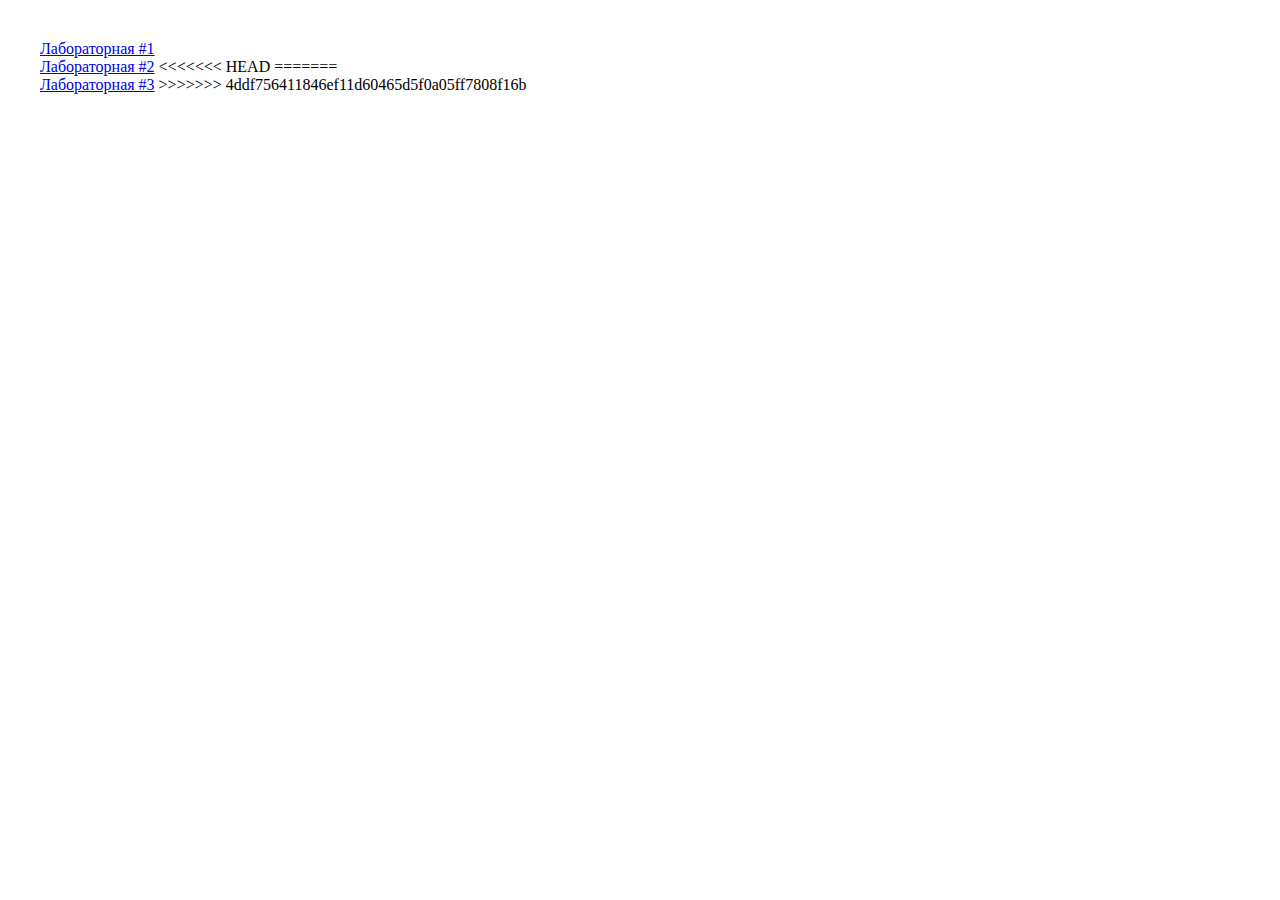
<file: index.html>
<!DOCTYPE html>
<html lang="en">

<head>
    <meta charset="UTF-8">
    <meta http-equiv="X-UA-Compatible" content="IE=edge">
    <meta name="viewport" content="width=device-width, initial-scale=1.0">
    <title>Document</title>
</head>

<body style="margin: 40px">
    <a href="./lab1/">Лабораторная #1</a>
    <br>
    <a href="./lab2/">Лабораторная #2</a>
<<<<<<< HEAD
=======
    <br>
    <a href="./lab3/">Лабораторная #3</a>
>>>>>>> 4ddf756411846ef11d60465d5f0a05ff7808f16b
</body>

</html>
</file>
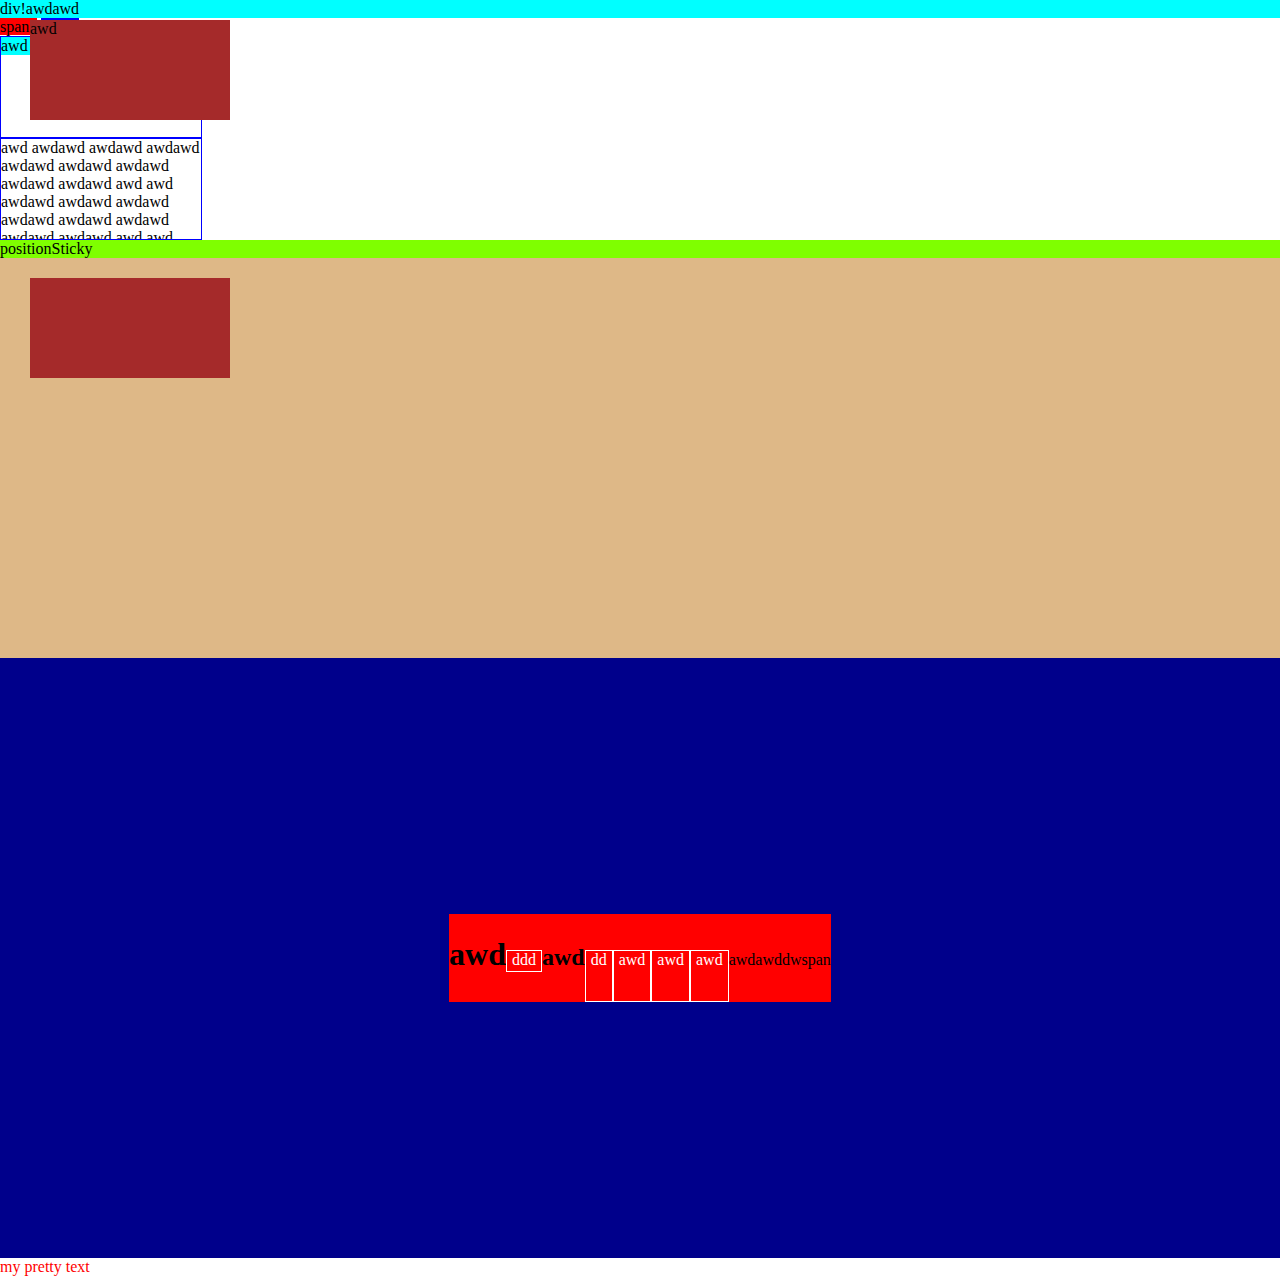
<file: example/index.html>
<!DOCTYPE html>
<html lang="en">

<head>
    <meta charset="UTF-8">
    <meta http-equiv="X-UA-Compatible" content="IE=edge">
    <meta name="viewport" content="width=device-width, initial-scale=1.0">
    <link rel="stylesheet" href="./index.css">
    <title>Document</title>
</head>

<body>
    <div class="divClass">
        div!awdawd
    </div>
    <span style="background-color: red;">span1</span>
    <span style="background-color: blue;">span2</span>
    <div class="overflowTest">
        <div style="width: 400px; background-color: aqua;">awd</div>
    </div>
    <div class="overflowTest">
        awd awdawd awdawd awdawd awdawd awdawd awdawd awdawd awdawd awd awd awdawd awdawd awdawd awdawd awdawd awdawd awdawd awdawd awd awd awdawd awdawd awdawd awdawd awdawd awdawd awdawd awdawd awd
    </div>
    <div class="positionSticky">
        positionSticky
    </div>
    <div class="position1">
        awd
    </div>
    <div class="position2">

        <div class="position1">

        </div>
    </div>
    <div class="flexWrapper">
        <div class="flexContainer">
            <h1>
                awd
            </h1>
            <div class="flexContainer-flexItem flexContainer-flexItem_small" style="">
                ddd
            </div>
            <h2>
                awd
            </h2>
            <div class="flexContainer-flexItem" style="">
                dd
            </div>

            <div class="flexContainer-flexItem">
                awd
            </div>
            <div class="flexContainer-flexItem">
                awd
            </div>
            <div class="flexContainer-flexItem">
                awd
            </div>
            <span>awdawddwspan</span>
        </div>
    </div>
    <div class="prettyText">
        my pretty text
    </div>
</body>

</html>
</file>
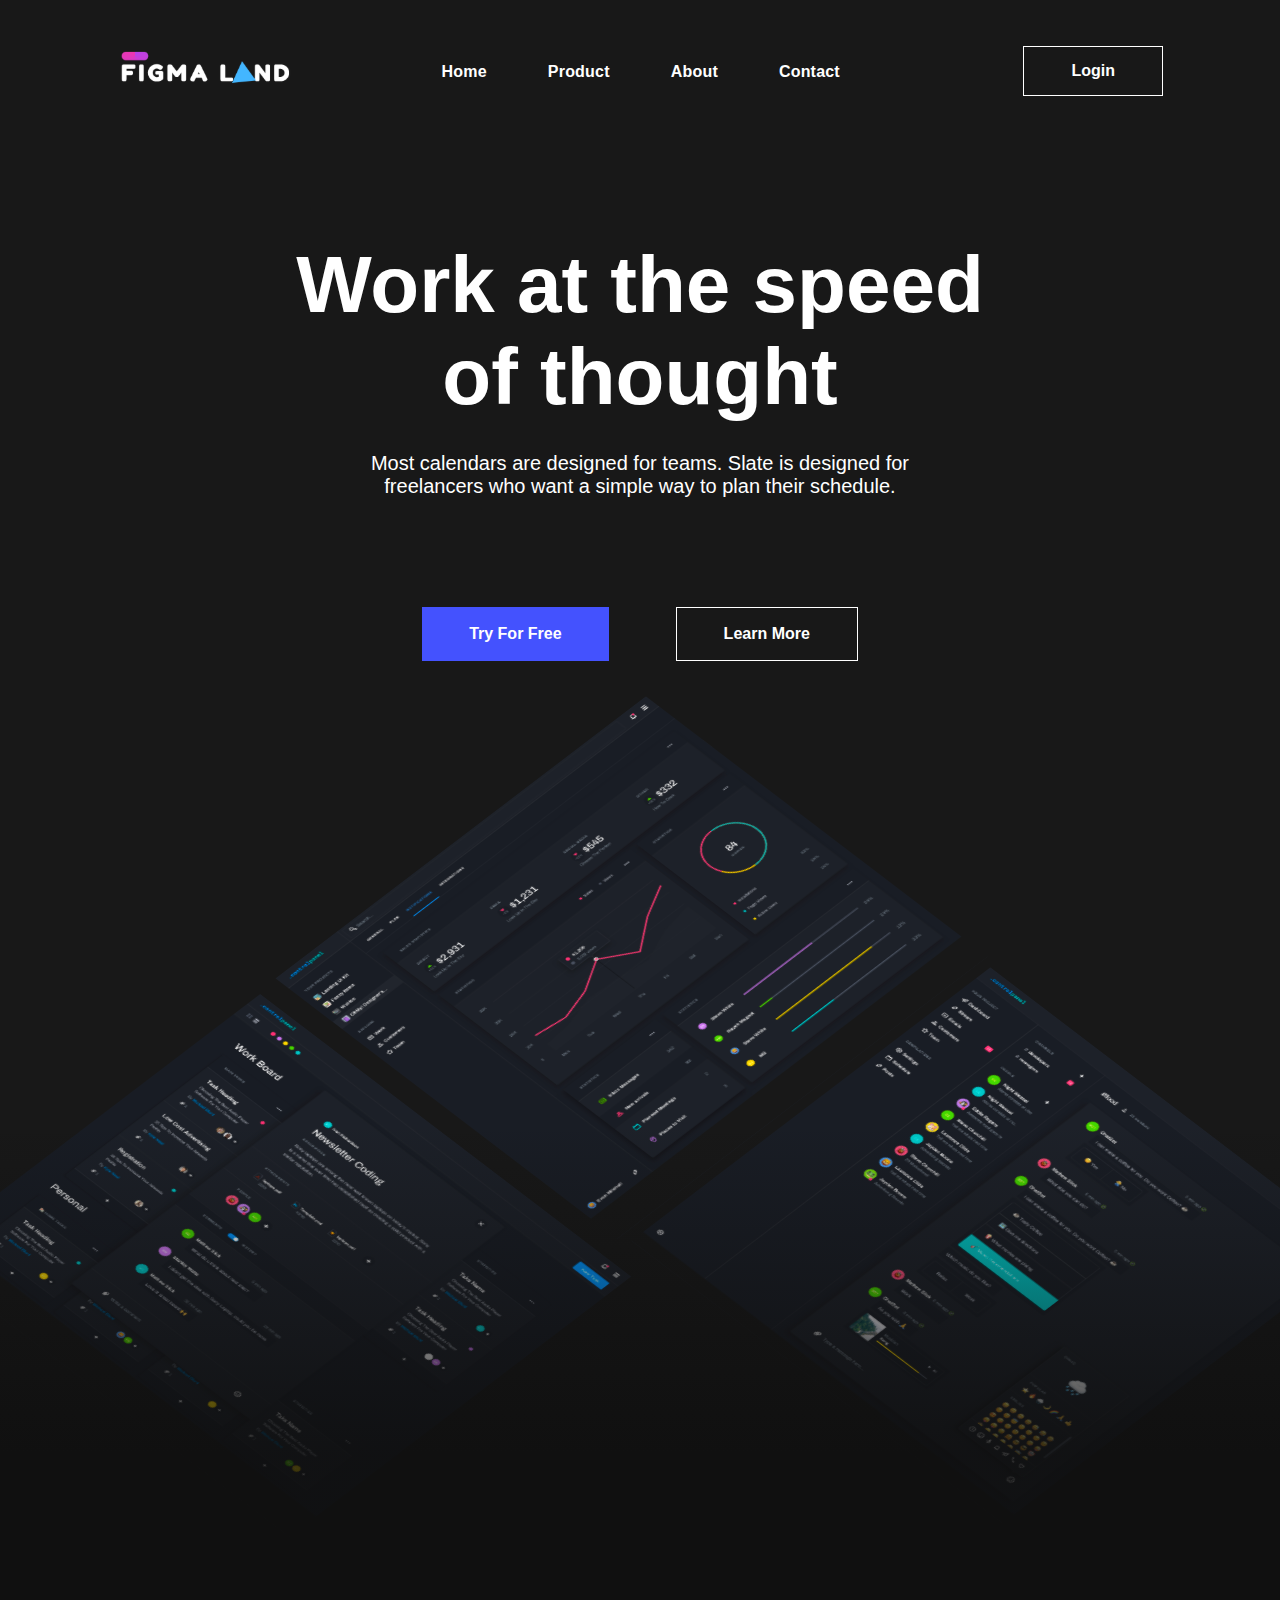
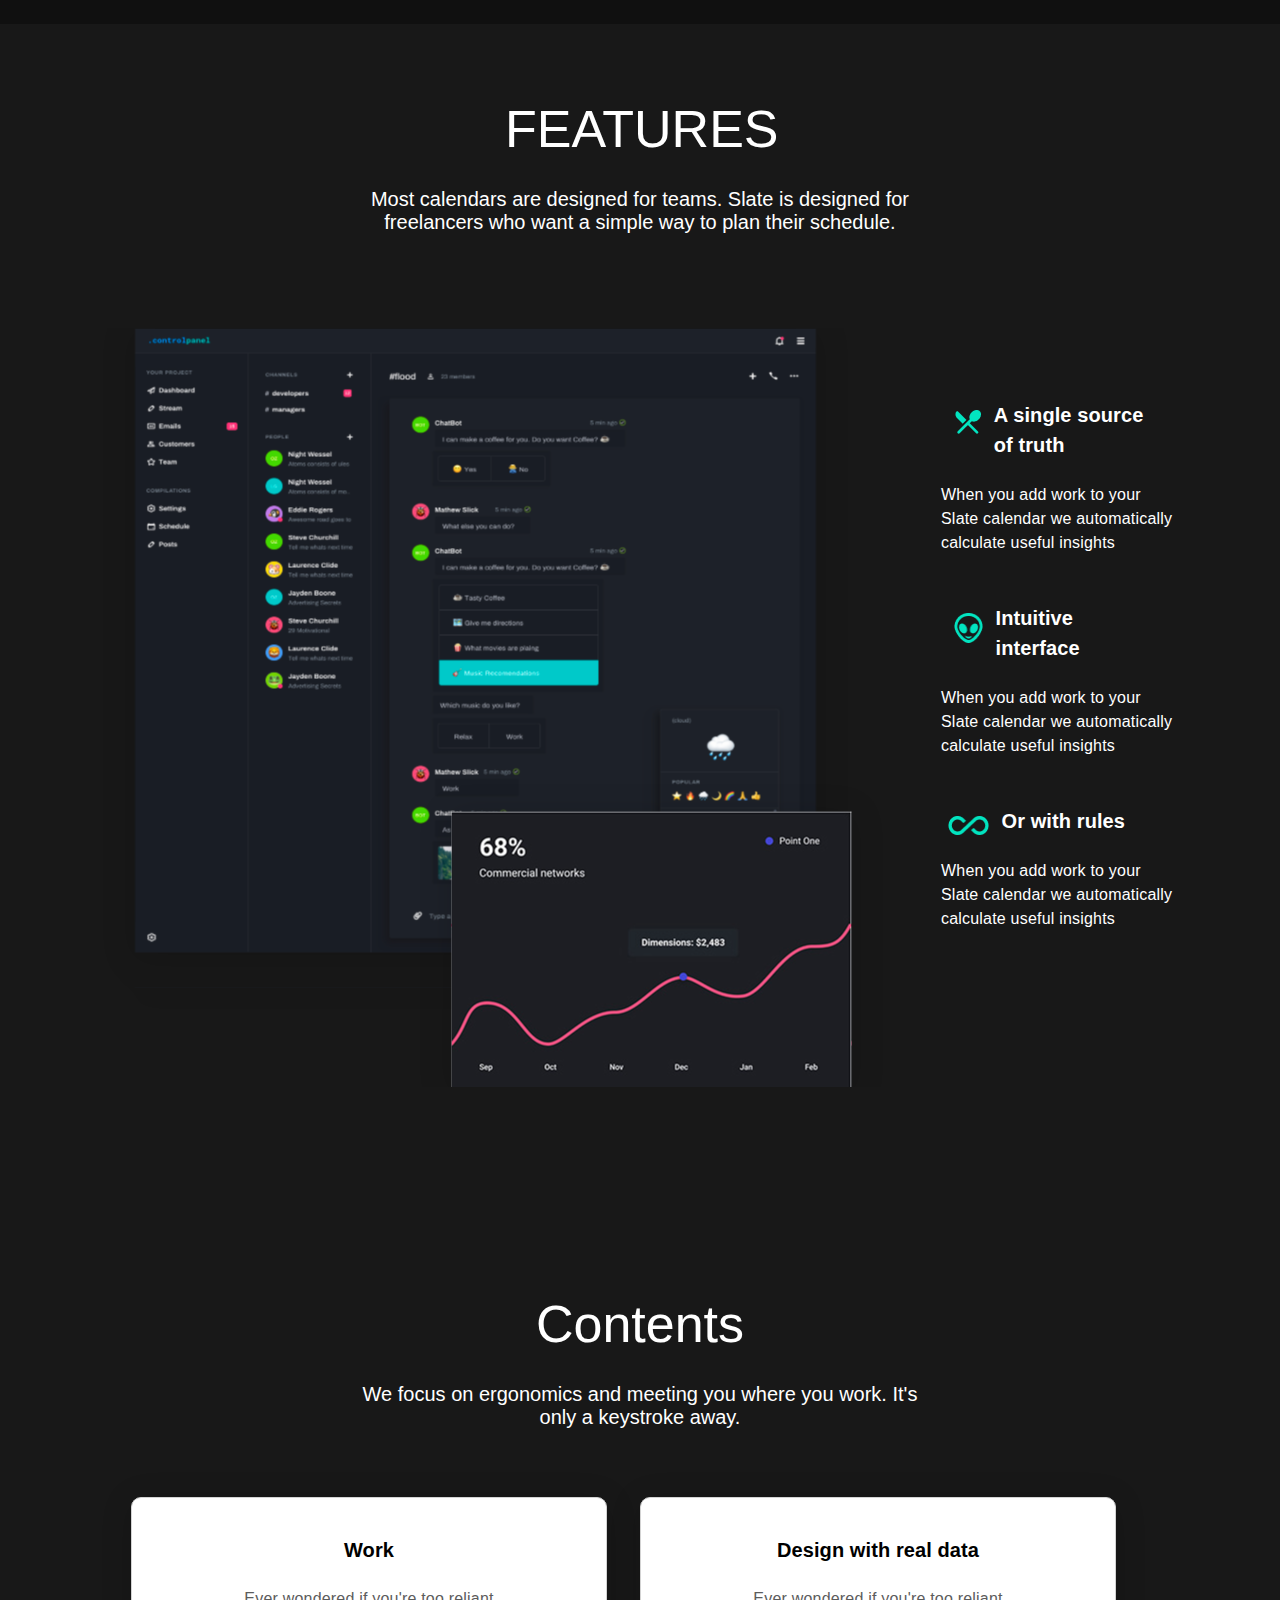
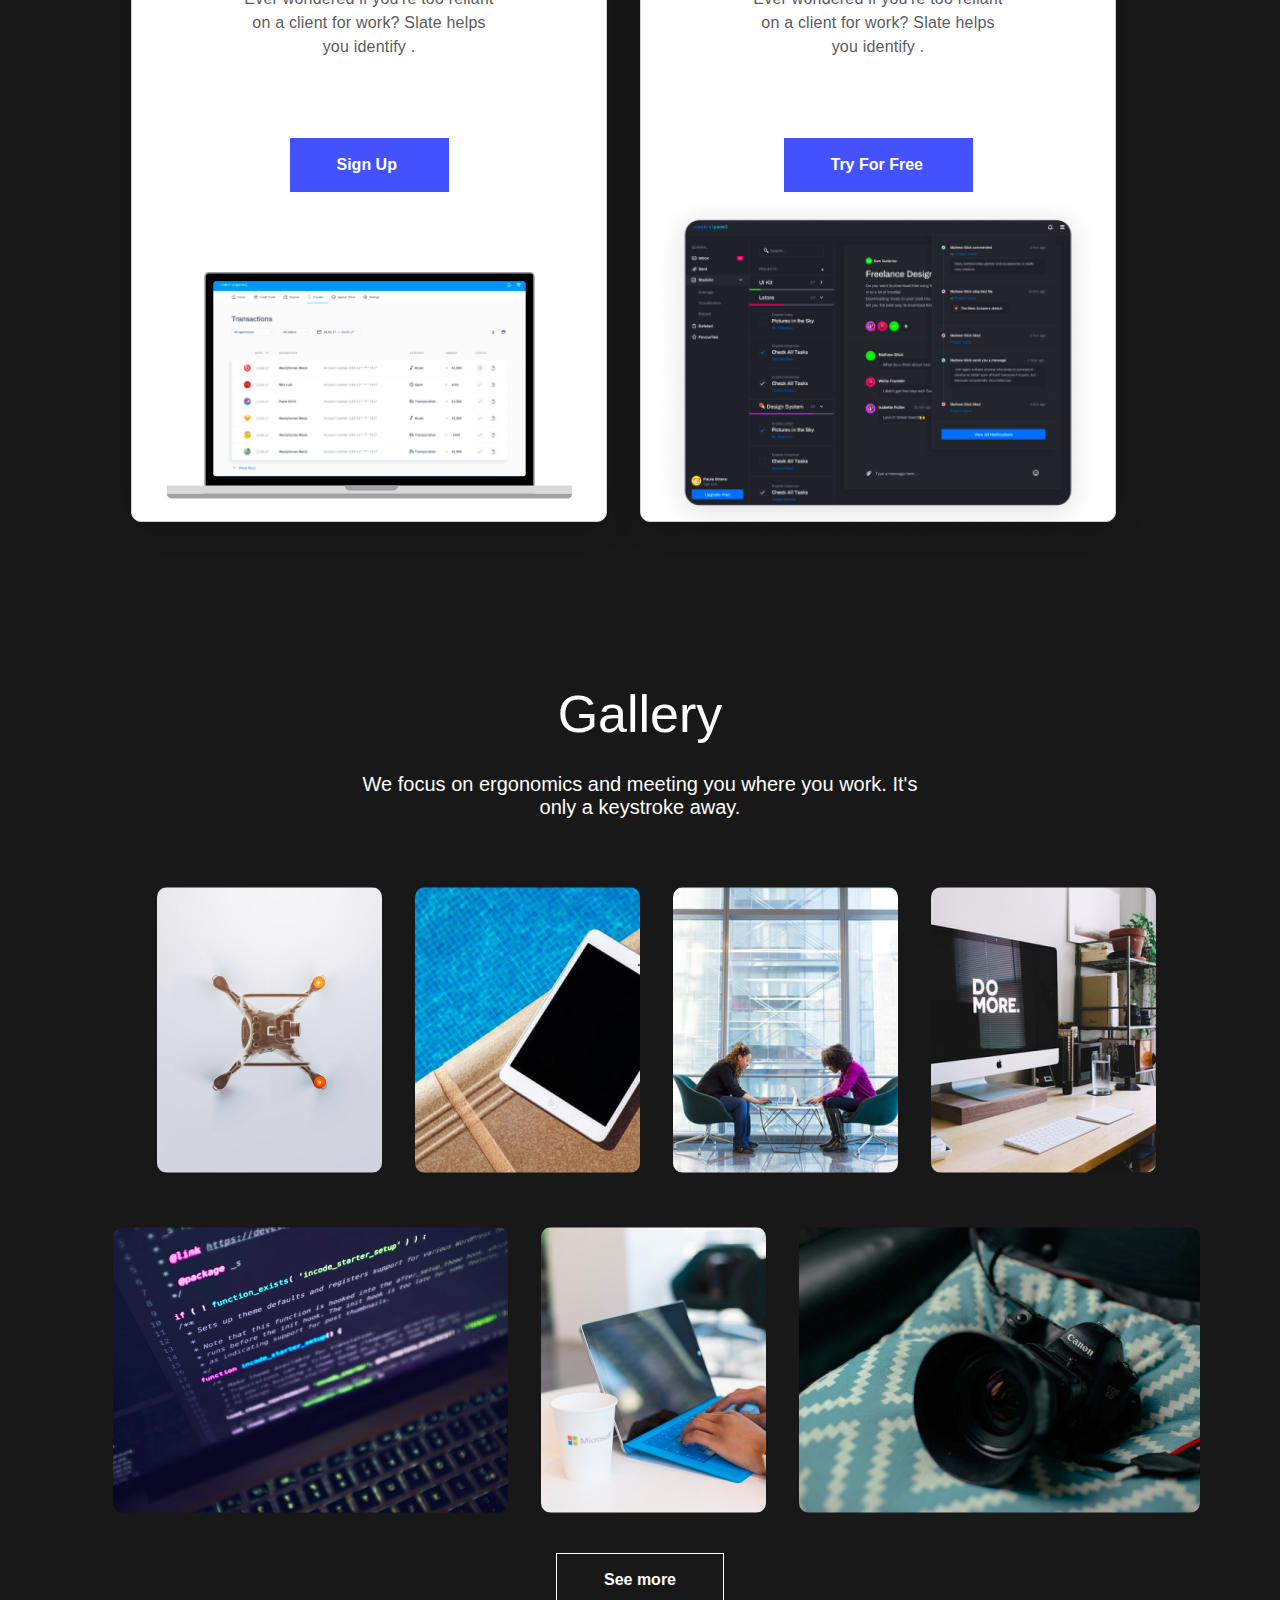
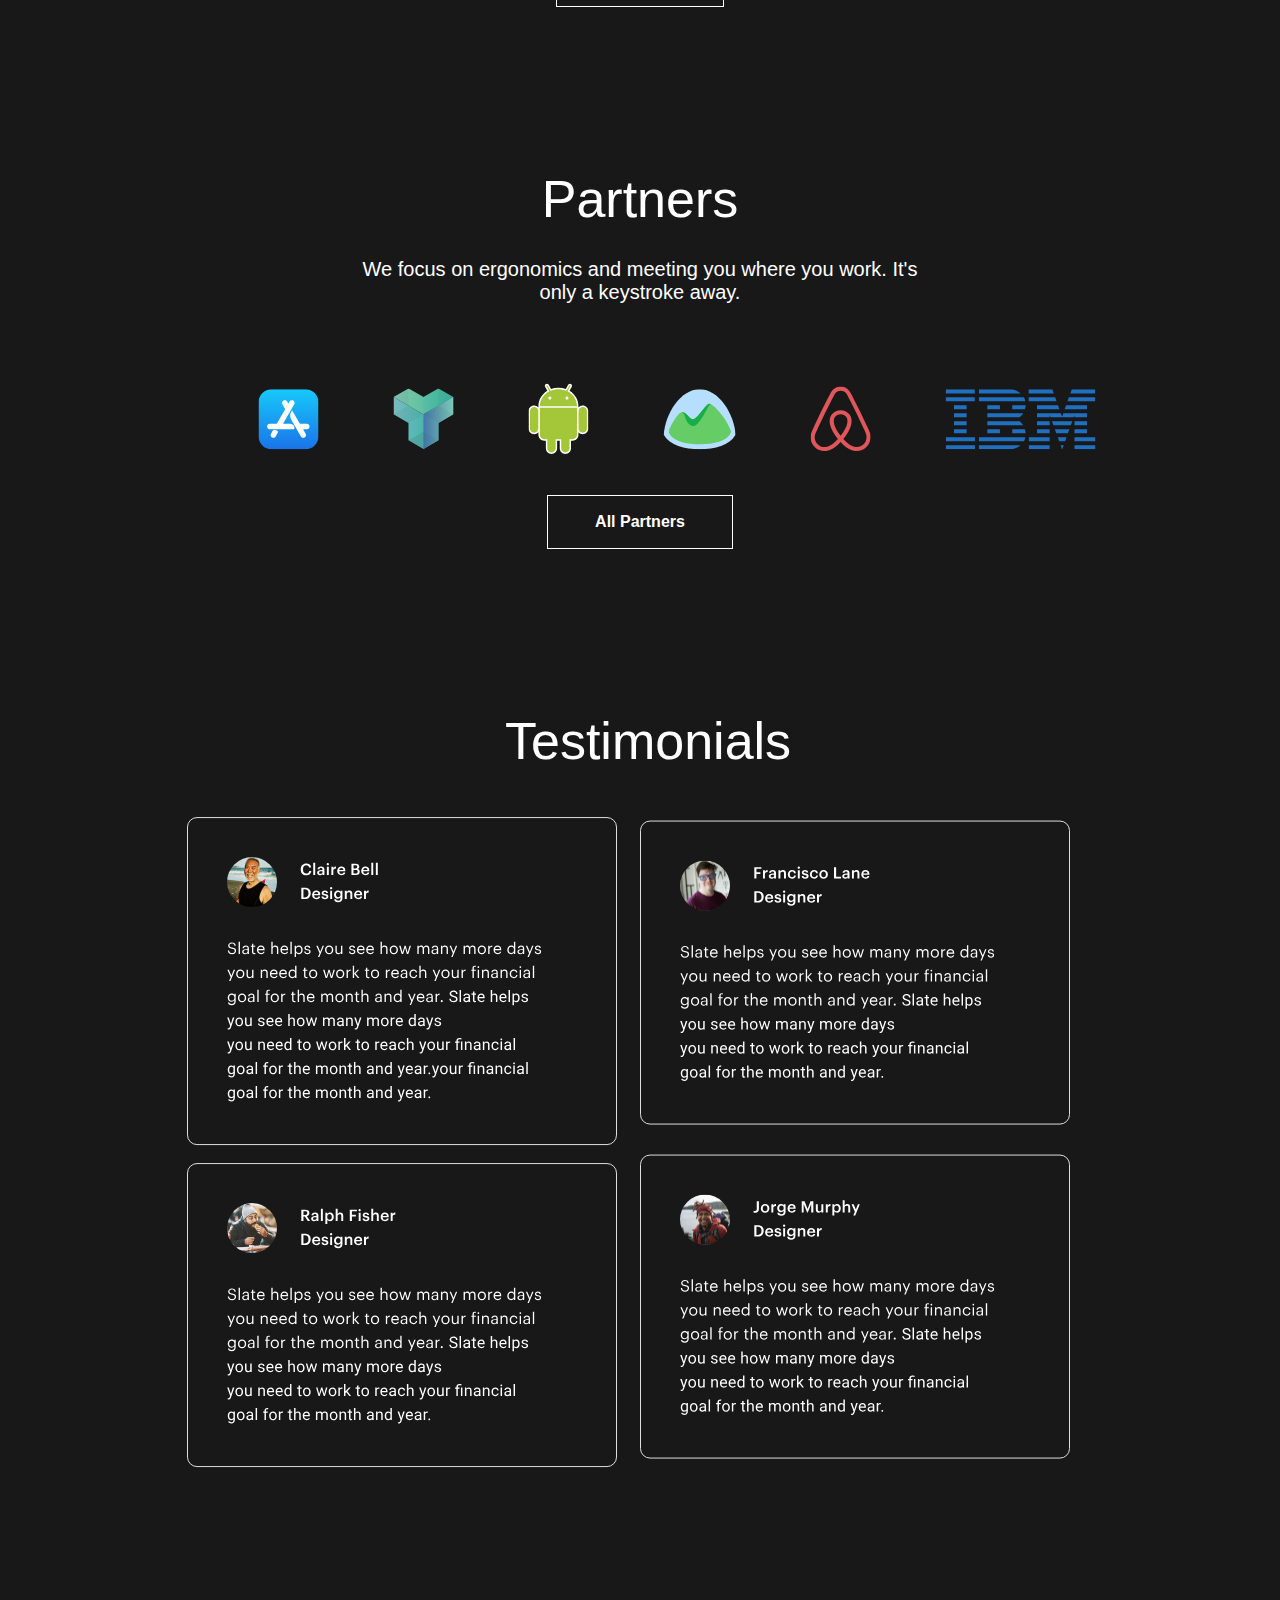
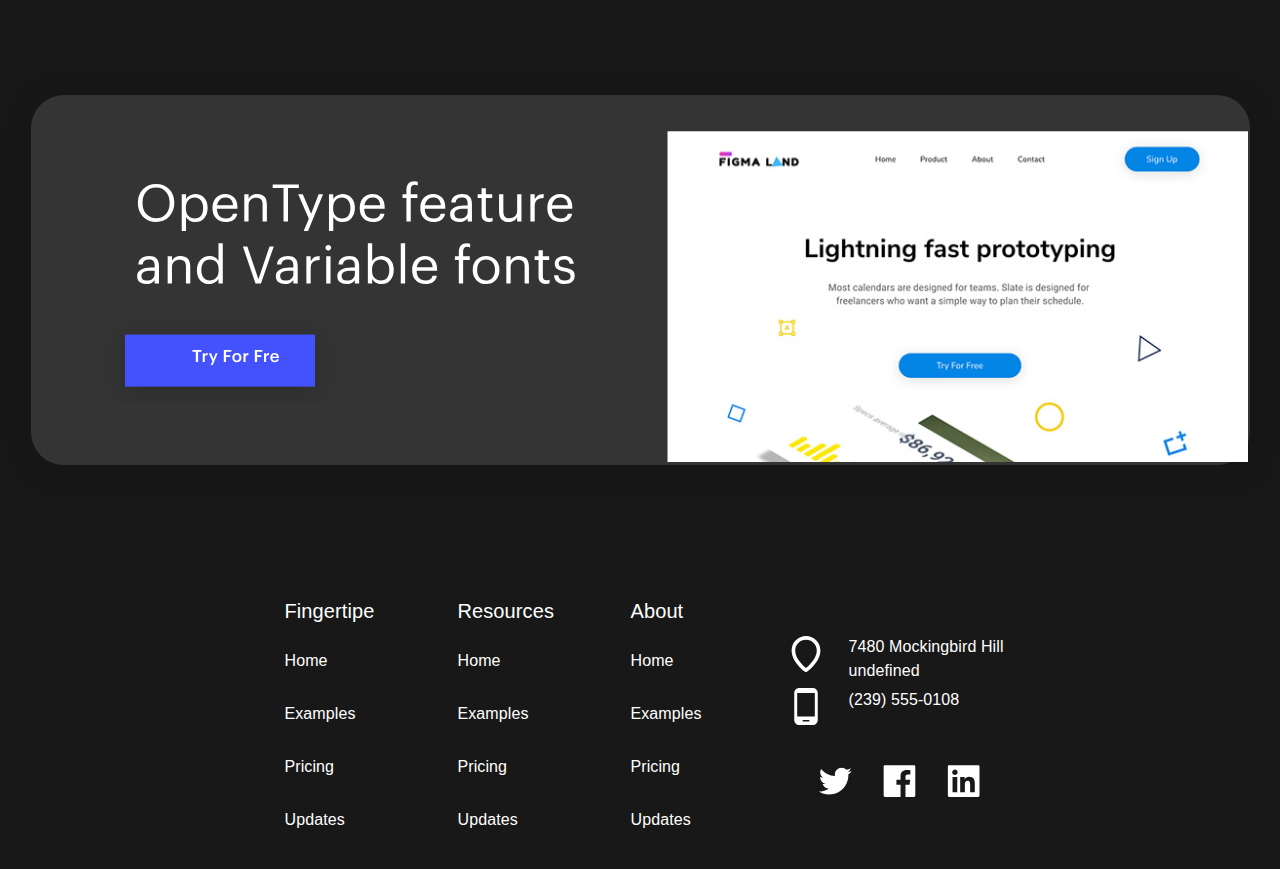
<file: lab2/index.html>
<!DOCTYPE html>
<html lang="en">

<head>
    <meta charset="UTF-8">
    <meta http-equiv="X-UA-Compatible" content="IE=edge">
    <meta name="viewport" content="width=device-width, initial-scale=1.0">
    <link rel="stylesheet" type="text/css" href="/lab2/style_file.css">
    <link rel="stylesheet" type="text/css" href="/lab2/adapt_file.css">
    <title>Document</title>
</head>

<body>



    <div class="flex-row-center">

        <img class="img_1_1" src="../lab2/pic/1.1.svg" alt="">

        <a class="butt" href="#" style="margin-left: 136.5px;">Home</a>
        <a class="butt" href="#" style="margin-left: 51px;">Product</a>
        <a class="butt" href="#" style="margin-left: 51px;">About</a>
        <a class="butt" href="#" style="margin-left: 51px;">Contact</a>

        <a class="butt_1" href="#">Login</a>


        <img class="img_1_3" src="../lab2/pic/1.3.svg" alt="">


    </div>

    <div class="flex-row-center">
        <p class="text_1">Work at the speed of thought</p>
    </div>

    <div class="flex-row-center">
        <p class="text_2">Most calendars are designed for teams. Slate is designed for freelancers who want a simple way to plan their schedule.</p>
    </div>

    <div class="flex-butt">
        <a class="butt_2" href="#">Try For Free</a>
        <a class="butt_3" href="#">Learn More</a>
    </div>

    <div class="flex-row-center">

        <img class="img_1_2" src="../lab2/pic/1.2.svg" alt="">

        <div class="gradient"></div>
    </div>

    <div class="flex-row-center">
        <p class="text_3">FEATURES</p>
    </div>
    <div class="flex-row-center">
        <p class="text_2">Most calendars are designed for teams. Slate is designed for freelancers who want a simple way to plan their schedule.</p>
    </div>

    <div class="flex-row">
        <img class="img_2_1" src="../lab2/pic/2.1.svg" alt="" style="padding-bottom: 45px;">

        <div class="flex-column-center">
            <div class="flex-row-start">
                <img src="../lab2/pic/2.2.png" alt="" style="Width: 25.49px;Height: 23.66px;padding-top: 10px">
                <p class="text_4">A single source of truth</p>
            </div>
            <p class="text_5">When you add work to your Slate calendar we automatically calculate useful insights
            </p>

            <div class="flex-row-start">
                <img src="../lab2/pic/2.3.png" alt="" style="Width: 29px;Height: 30px;padding-top: 10px">
                <p class="text_4">Intuitive interface</p>
            </div>
            <p class="text_5">
                When you add work to your Slate calendar we automatically calculate useful insights
            </p>

            <div class="flex-row-start">
                <img src="../lab2/pic/2.4.png" alt="" style="width: 41px; height: 19px;padding-top: 10px;">
                <p class="text_6">Or with rules</p>
            </div>
            <p class="text_5">
                When you add work to your Slate calendar we automatically calculate useful insights
            </p>
        </div>

    </div>

    <div class="flex-row-center">
        <p class="text_3">Contents</p>
    </div>
    <div class="flex-row-center">
        <p class="text_2">We focus on ergonomics and meeting you where you work. It's only a keystroke away.</p>
    </div>

    <div class="flex-row">
        <div class="block_1">
            <div class="flex-column-center ">
                <p class="text_7">Work</p>
                <p class="text_8">Ever wondered if you're too reliant on a client for work? Slate helps you identify .</p>

            </div>
            <div class="flex-column-center">
                <a class="butt_4" href="#">Sign Up</a>
            </div>
            <div class="flex-column-center">
                <img class="img_3_1" src="../lab2/pic/3.1.svg" alt="">
            </div>
        </div>
        <div class="block_1">
            <div class="flex-column-center ">
                <p class="text_7">Design with real data</p>
                <p class="text_8">Ever wondered if you're too reliant on a client for work? Slate helps you identify .</p>

            </div>
            <div class="flex-column-center">
                <a class="butt_5" href="#">Try For Free</a>
            </div>
            <div class="flex-column-center">
                <img class="img_3_2" src="../lab2/pic/3.2.png" alt="">
            </div>
        </div>
    </div>

    <div class="flex-row-center">
        <p class="text_3">Gallery</p>
    </div>
    <div class="flex-row-center">
        <p class="text_2">We focus on ergonomics and meeting you where you work. It's only a keystroke away.</p>
    </div>

    <div class="flex-row ">
        <img class="img_4_2" src="../lab2/pic/4.1.png" alt="">
        <img class="img_4_2" src="../lab2/pic/4.2.png" alt="">
        <img class="img_4_2" src="../lab2/pic/4.3.png" alt="">
        <img class="img_4_2" src="../lab2/pic/4.4.png" alt="">

        <img class="img_4_1" src="../lab2/pic/4.1.png" alt="">
        <img class="img_4_1" src="../lab2/pic/4.8.png" alt="">
        <img class="img_4_1" src="../lab2/pic/4.9.png" alt="">
        <img class="img_4_1" src="../lab2/pic/4.10.png" alt="">

    </div>
    <div class="flex-row ">
        <img class="img_4_2" src="../lab2/pic/4.5.png" alt="">
        <img class="img_4_2" src="../lab2/pic/4.6.png" alt="">
        <img class="img_4_2" src="../lab2/pic/4.7.png" alt="">
    </div>

    <div class="flex-column-center">
        <a class="butt_6" href="#">See more</a>
    </div>

    <div class="flex-row-center">
        <p class="text_3">Partners</p>
    </div>
    <div class="flex-row-center">
        <p class="text_2">We focus on ergonomics and meeting you where you work. It's only a keystroke away.</p>
    </div>
    <div class="flex-wrap">
        <img class="img_5" src="../lab2/pic/5.1.svg " alt=" ">
        <img class="img_5 " src="../lab2/pic/5.2.svg " alt=" ">
        <img class="img_5 " src="../lab2/pic/5.3.svg " alt=" ">
        <img class="img_5 " src="../lab2/pic/5.4.svg " alt=" ">
        <img class="img_5 " src="../lab2/pic/5.5.svg " alt=" ">
        <img class="img_5 " src="../lab2/pic/5.6.svg " alt=" ">
    </div>

    <div class="flex-column-center ">
        <a class="butt_6 " href="# ">All Partners</a>
    </div>

    <div class="flex-row-center">
        <p class="text_3">Testimonials</p>
    </div>

    <div class="flex-row">
        <img class="img_6" src="../lab2/pic/6.1.svg " alt=" " style="margin-top: 17px;">
        <img class="img_6" src="../lab2/pic/6.2.svg " alt=" ">
    </div>
    <div class="flex-row">
        <img class="img_6" src="../lab2/pic/6.3.svg " alt=" " style="margin-top: 17px;">
        <img class="img_6" src="../lab2/pic/6.4.svg " alt=" ">
    </div>

    <div class="flex-row">
        <img class="img_7_1" src="../lab2/pic/7.1.svg " alt=" " style="margin-top: 200px;">
    </div>

    <div class="flex-row-center">
        <p class="text_9">OpenType features and Variable fonts</p>
    </div>
    <div class="flex-butt">
        <a class="butt_7" href="#">Try For Free</a>
    </div>
    <div class="flex-row">
        <img class="img_7_2" src="../lab2/pic/7.2.png " alt=" ">
    </div>

    <div class="flex-row">
        <div class="flex-column-center ">

            <p class="text_10">Fingertipe</p>
            <p class="text_11">Home</p>
            <p class="text_11">Examples</p>
            <p class="text_11">Pricing</p>
            <p class="text_11">Updates</p>

        </div>
        <div class="flex-column-center ">

            <p class="text_10">Resources</p>
            <p class="text_11">Home</p>
            <p class="text_11">Examples</p>
            <p class="text_11">Pricing</p>
            <p class="text_11">Updates</p>

        </div>
        <div class="flex-column-center ">

            <p class="text_10">About</p>
            <p class="text_11">Home</p>
            <p class="text_11">Examples</p>
            <p class="text_11">Pricing</p>
            <p class="text_11">Updates</p>

        </div>
        <div class="flex-column-center ">
            <div class="flex-row-start">
                <img src="../lab2/pic/8.1.svg" alt="" style="Width: 30px;Height: 38px;margin-right: 15px;">
                <p class="text_11">7480 Mockingbird Hill undefined </p>
            </div>
            <div class="flex-row-start">
                <img src="../lab2/pic/8.2.svg" alt="" style="Width: 30px;Height: 38px;margin-right: 15px">
                <p class="text_11">(239) 555-0108 </p>
            </div>
            <div class="flex-row-start">
                <img src="../lab2/pic/9.svg" alt="" style="Width: 171px;Height: 81px;">

            </div>



        </div>
    </div>




</body>

</html>
</file>
<file: example/index.css>
:root {
    --my-background-color: red;
}

body {
    margin: 0;
}

.divClass {
    background-color: aqua;
}

.overflowTest {
    overflow: scroll;
    border: 1px solid blue;
    width: 200px;
    height: 100px;
}

.position1 {
    background-color: brown;
    position: absolute;
    top: 20px;
    left: 30px;
    width: 200px;
    height: 100px;
}

.position2 {
    background-color: burlywood;
    position: relative;
    height: 400px;
}

.positionSticky {
    background-color: chartreuse;
    top: 20px;
    position: sticky;
    z-index: 20;
}

.flexWrapper {
    display: flex;
    justify-content: center;
    align-items: center;
    background-color: darkblue;
    height: 600px;
}

.flexContainer {
    display: flex;
    align-items: baseline;
    /* flex-direction: column; */
    background-color: darkblue;
    background-color: red;
}

.flexContainer-flexItem {
    height: 50px;
    border: 1px solid white;
    color: white;
    padding: 0px 5px;
}

.flexContainer-flexItem_small {
    height: 20px;
}

.prettyText {
    color: var(--my-background-color);
}

@media screen and (max-width: 1000px) {
    .prettyText {
        color: blue;
    }
}
</file>
<file: lab2/style_file.css>
body {
    font-family: Arial;
    background-color: #181818;
}

a.butt {
    background-color: #181818;
    color: rgb(255, 255, 255);
    text-decoration: none;
    text-align: center;
    letter-spacing: 0.2px;
    margin: 0px 10px;
    padding-top: 55px;
    font-weight: 600;
}

a.butt_1 {
    background-color: #181818;
    color: rgb(255, 255, 255);
    border: 1px solid #ffffff;
    text-decoration: none;
    padding: 15px 47px;
    margin-left: 173.5px;
    padding-top: 15px;
    margin-top: 38px;
    font-weight: 600;
}

a.butt_2 {
    background: #4452FE;
    color: rgb(255, 255, 255);
    text-decoration: none;
    font-weight: 600;
    padding: 18px 47px;
}

a.butt_3 {
    background-color: #181818;
    color: rgb(255, 255, 255);
    border: 1px solid #ffffff;
    text-decoration: none;
    padding: 17px 47px;
    margin-left: 67px;
    font-weight: 600;
}

a.butt_4 {
    background: #4452FE;
    color: rgb(255, 255, 255);
    text-decoration: none;
    font-weight: 600;
    padding: 18px 47px;
    width: 65px;
    margin-top: 240px;
}

a.butt_5 {
    background: #4452FE;
    color: rgb(255, 255, 255);
    text-decoration: none;
    font-weight: 600;
    padding: 18px 47px;
    width: 95px;
    margin-top: 240px;
}

a.butt_6 {
    background-color: #181818;
    color: rgb(255, 255, 255);
    border: 1px solid #ffffff;
    text-decoration: none;
    padding: 17px 47px;
    margin-left: 0px;
    font-weight: 600;
    margin-top: 40px;
}

a.butt_7 {
    display: none;
}

.gradient {
    display: block;
    width: 100%;
    position: absolute;
    left: 0;
    opacity: 0.8;
    background: linear-gradient(180deg, rgba(0, 0, 0, 0) 0%, #0E0E0E 66.15%);
    margin-top: 1124px;
    top: 0px;
    height: 500px;
}

.flex-row-center {
    display: flex;
    flex-direction: row;
    justify-content: center;
}

.flex-row {
    display: flex;
    flex-direction: row;
    justify-content: center;
}

.flex-row-start {
    display: flex;
    flex-direction: row;
    justify-content: flex-start;
}

.flex-butt {
    display: flex;
    flex-direction: row;
    justify-content: center;
    margin-top: 95px;
}

.flex-column-center {
    display: flex;
    flex-direction: column;
    justify-content: center;
    align-items: center;
}

.flex-wrap {
    display: flex;
    flex-direction: row;
    justify-content: center;
    flex-wrap: wrap;
}

p.text_1 {
    color: rgb(255, 255, 255);
    font-size: 80px;
    text-align: center;
    margin-top: 142.5px;
    margin-bottom: 37px;
    width: 709px;
    height: 176px;
    font-weight: 600;
}

p.text_2 {
    color: rgb(255, 255, 255);
    font-size: 20px;
    text-align: center;
    width: 582.01px;
    height: 60px;
    font-weight: normal;
    margin: 0px;
}

p.text_3 {
    color: rgb(255, 255, 255);
    font-size: 52px;
    text-align: center;
    height: 62px;
    font-weight: 400;
    width: 270px;
    margin-top: 162px;
    margin-bottom: 27px;
}

p.text_4 {
    color: rgb(255, 255, 255);
    font-size: 20px;
    font-weight: 600;
    margin: 0px;
    padding-left: 13px;
    letter-spacing: 0.1px;
    width: 160px;
    line-height: 30px;
    height: 60px;
    padding-bottom: 23px;
}

p.text_5 {
    color: rgb(255, 255, 255);
    font-size: 16px;
    margin: 0px;
    padding-left: 13px;
    letter-spacing: 0.2px;
    line-height: 24px;
    height: 75px;
    width: 240px;
    font-weight: 400;
    padding-bottom: 45px;
}

p.text_6 {
    color: rgb(255, 255, 255);
    font-size: 20px;
    font-weight: 600;
    margin: 0px;
    padding-left: 13px;
    letter-spacing: 0.1px;
    width: 160px;
    line-height: 30px;
    height: 30px;
    padding-bottom: 23px;
}

p.text_7 {
    color: black;
    font-size: 20px;
    font-weight: 560;
    letter-spacing: 0.1px;
    line-height: 30px;
    position: absolute;
    margin-bottom: 0px;
    margin-top: 104px;
}

p.text_8 {
    color: #5C5C5C;
    font-size: 16px;
    letter-spacing: 0.2px;
    line-height: 24px;
    position: absolute;
    margin-bottom: 0px;
    width: 260px;
    margin-top: 250px;
    text-align: center;
}

p.text_9 {
    display: none;
}

.text_10 {
    color: rgb(255, 255, 255);
    margin: 0px;
    padding-left: 13px;
    letter-spacing: 0.1px;
    width: 160px;
    height: 30px;
    padding-bottom: 23px;
    font-weight: 500;
    font-size: 20px;
    line-height: 30px;
}

.text_11 {
    color: rgb(255, 255, 255);
    margin: 0px;
    padding-left: 13px;
    letter-spacing: 0.1px;
    width: 160px;
    height: 30px;
    padding-bottom: 23px;
    font-weight: 500;
    font-size: 16px;
    line-height: 24px;
}

.img_1_1 {
    padding-top: 30px;
    margin-left: 2px;
}

.img_1_2 {
    margin-top: 35px;
    width: 1552px;
    height: 841px;
}

.img_1_3 {
    display: none;
}

.img_2_1 {
    margin-top: 80.5px;
    padding-right: 45px;
}

.img_3_1 {
    width: 445px;
    height: 227px;
    padding-right: 0px;
    margin-top: 80px;
}

.img_3_2 {
    height: 350px;
    margin-top: 0px;
    width: 450px;
    margin-bottom: 10px;
}

.img_4_1 {
    display: none;
}

.img_4_2 {
    margin-left: 33px;
    margin-top: 54px;
    border-radius: 10px;
}

.img_5 {
    margin-top: 65px;
    margin-left: 74px;
}

.img_6 {
    margin-right: 23px;
}

.img_7_1 {
    display: block;
}

.img_7_2 {
    display: none;
}

.block_1 {
    width: 476px;
    height: 624.52px;
    background: #FFFFFF;
    border: 1px solid #D3D3D3;
    box-sizing: border-box;
    box-shadow: 0px 4px 31px rgba(0, 0, 0, 0.15);
    border-radius: 10px;
    margin-top: 54px;
    margin-right: 33px;
}
</file>
<file: lab2/adapt_file.css>
@media only screen and (max-width: 1245px) {
    a.butt {
        display: none;
    }
    a.butt_1 {
        margin-left: 82px;
        font-weight: 600;
    }
    a.butt_3 {
        margin-left: 0px;
        margin-top: 45px;
    }
    a.butt_7 {
        display: block;
        background: #4452FE;
        color: rgb(255, 255, 255);
        text-decoration: none;
        font-weight: 600;
        padding: 18px 47px;
        margin-top: 37px;
    }
    p.text_1 {
        color: rgb(255, 255, 255);
        font-size: 52px;
        text-align: center;
        margin-top: 91px;
        margin-bottom: 27px;
        width: 294px;
        height: 186px;
        font-weight: 600;
    }
    p.text_2 {
        color: rgb(255, 255, 255);
        font-size: 20px;
        text-align: center;
        width: 382px;
        height: 120px;
        font-weight: normal;
        margin: 0px;
    }
    p.text_9 {
        display: block;
        color: rgb(255, 255, 255);
        text-align: center;
        width: 382px;
        height: 120px;
        font-weight: normal;
        margin-top: 255px;
        font-size: 52px;
        line-height: 62px;
    }
    p.text_10 {
        color: rgb(255, 255, 255);
        margin: 0px;
        padding-left: 0px;
        padding-top: 75px;
        letter-spacing: 0.11px;
        width: 160px;
        height: 30px;
        padding-bottom: 23px;
        font-weight: 500;
        font-size: 20px;
        line-height: 30px;
    }
    p.text_11 {
        padding-left: 0p;
    }
    .img_1_2 {
        margin-top: 35px;
        width: 100%;
        height: 100%;
    }
    .img_1_3 {
        display: block;
        padding-top: 50px;
        margin-left: 82px;
    }
    .img_2_1 {
        padding-bottom: 45px;
        margin-top: 47px;
        padding-right: 0px;
    }
    .img_4_1 {
        display: block;
        width: 317px;
        height: 285px;
        border-radius: 10px;
        margin-bottom: 33px;
    }
    .img_4_2 {
        display: none;
    }
    .img_5 {
        width: 83px;
        height: 60px;
        margin-left: 35px;
    }
    .img_6 {
        width: 340px;
        height: 300px;
        margin-top: 0px;
        margin-right: 0px;
    }
    .img_7_1 {
        display: none;
    }
    .img_7_2 {
        display: block;
        width: 580px;
        height: 473.5px;
        margin-top: 60px;
    }
    .flex-butt {
        display: flex;
        flex-direction: column;
        justify-content: center;
        margin-top: 67px;
        align-items: center;
    }
    .flex-row {
        display: flex;
        justify-content: center;
        flex-direction: column;
        align-items: center;
    }
    .gradient {
        margin-top: 1100px;
        height: 400px;
    }
    .block_1 {
        margin-right: 0px;
    }
}

@media only screen and (max-width: 990px) {
    .gradient {
        margin-top: 1000px;
        height: 350px;
    }
}

@media only screen and (max-width: 770px) {
    .gradient {
        margin-top: 900px;
        height: 320px;
    }
    .img_2_1 {
        margin-top: 45px;
        padding-right: 0px;
        width: 700px;
    }
}

@media only screen and (max-width: 480px) {
    a.butt_1 {
        padding: 15px 20px;
        margin-left: auto;
    }
    a.butt_4 {
        margin-top: 231px;
    }
    a.butt_5 {
        margin-top: 200px;
    }
    .gradient {
        margin-top: 890px;
        height: 160px;
    }
    .img_1_3 {
        display: block;
        padding-top: 50px;
        margin-left: 80px;
        margin-right: 2px;
    }
    .img_2_1 {
        margin-top: 45px;
        padding-right: 0px;
        width: 400px;
    }
    .img_3_1 {
        width: 297px;
        height: 174px;
    }
    .img_3_2 {
        height: 250px;
        width: 350px;
        margin-top: 50px;
    }
    .block_1 {
        width: 348px;
        height: 573px;
    }
}
</file>
